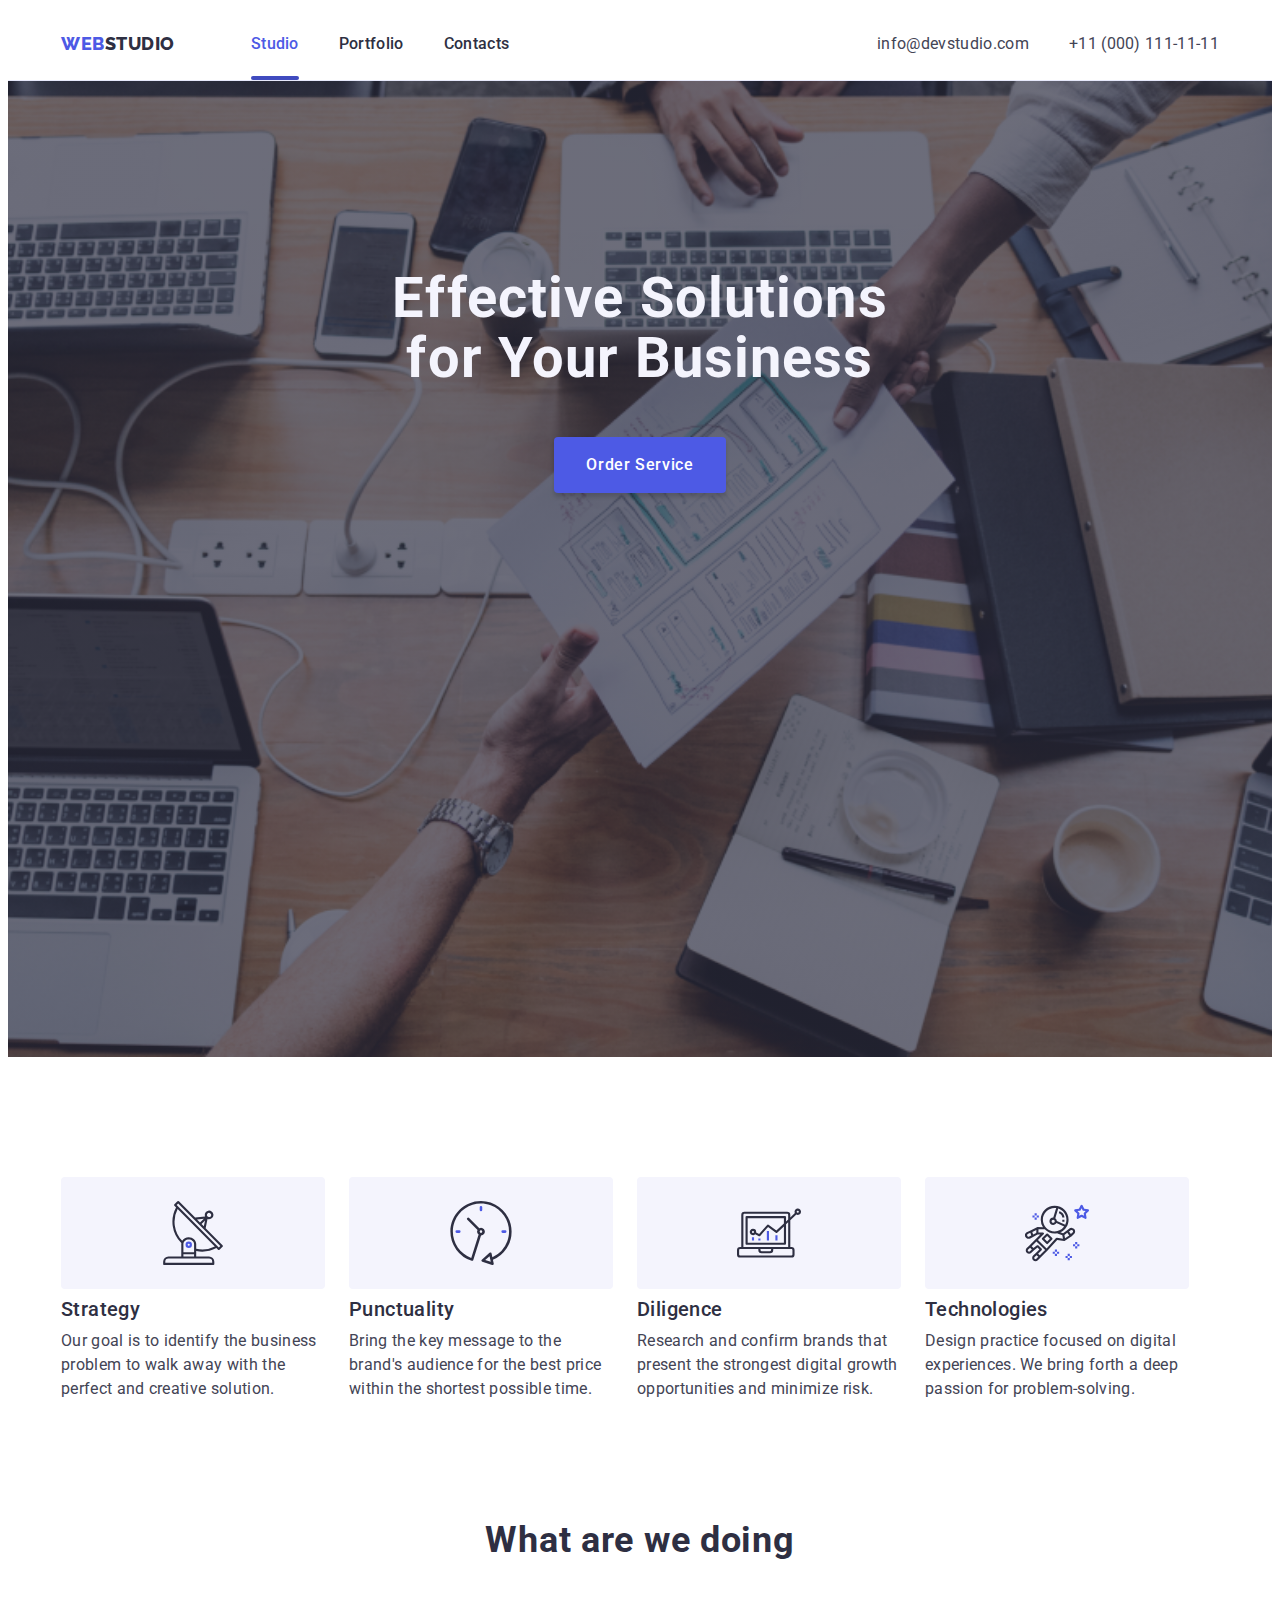
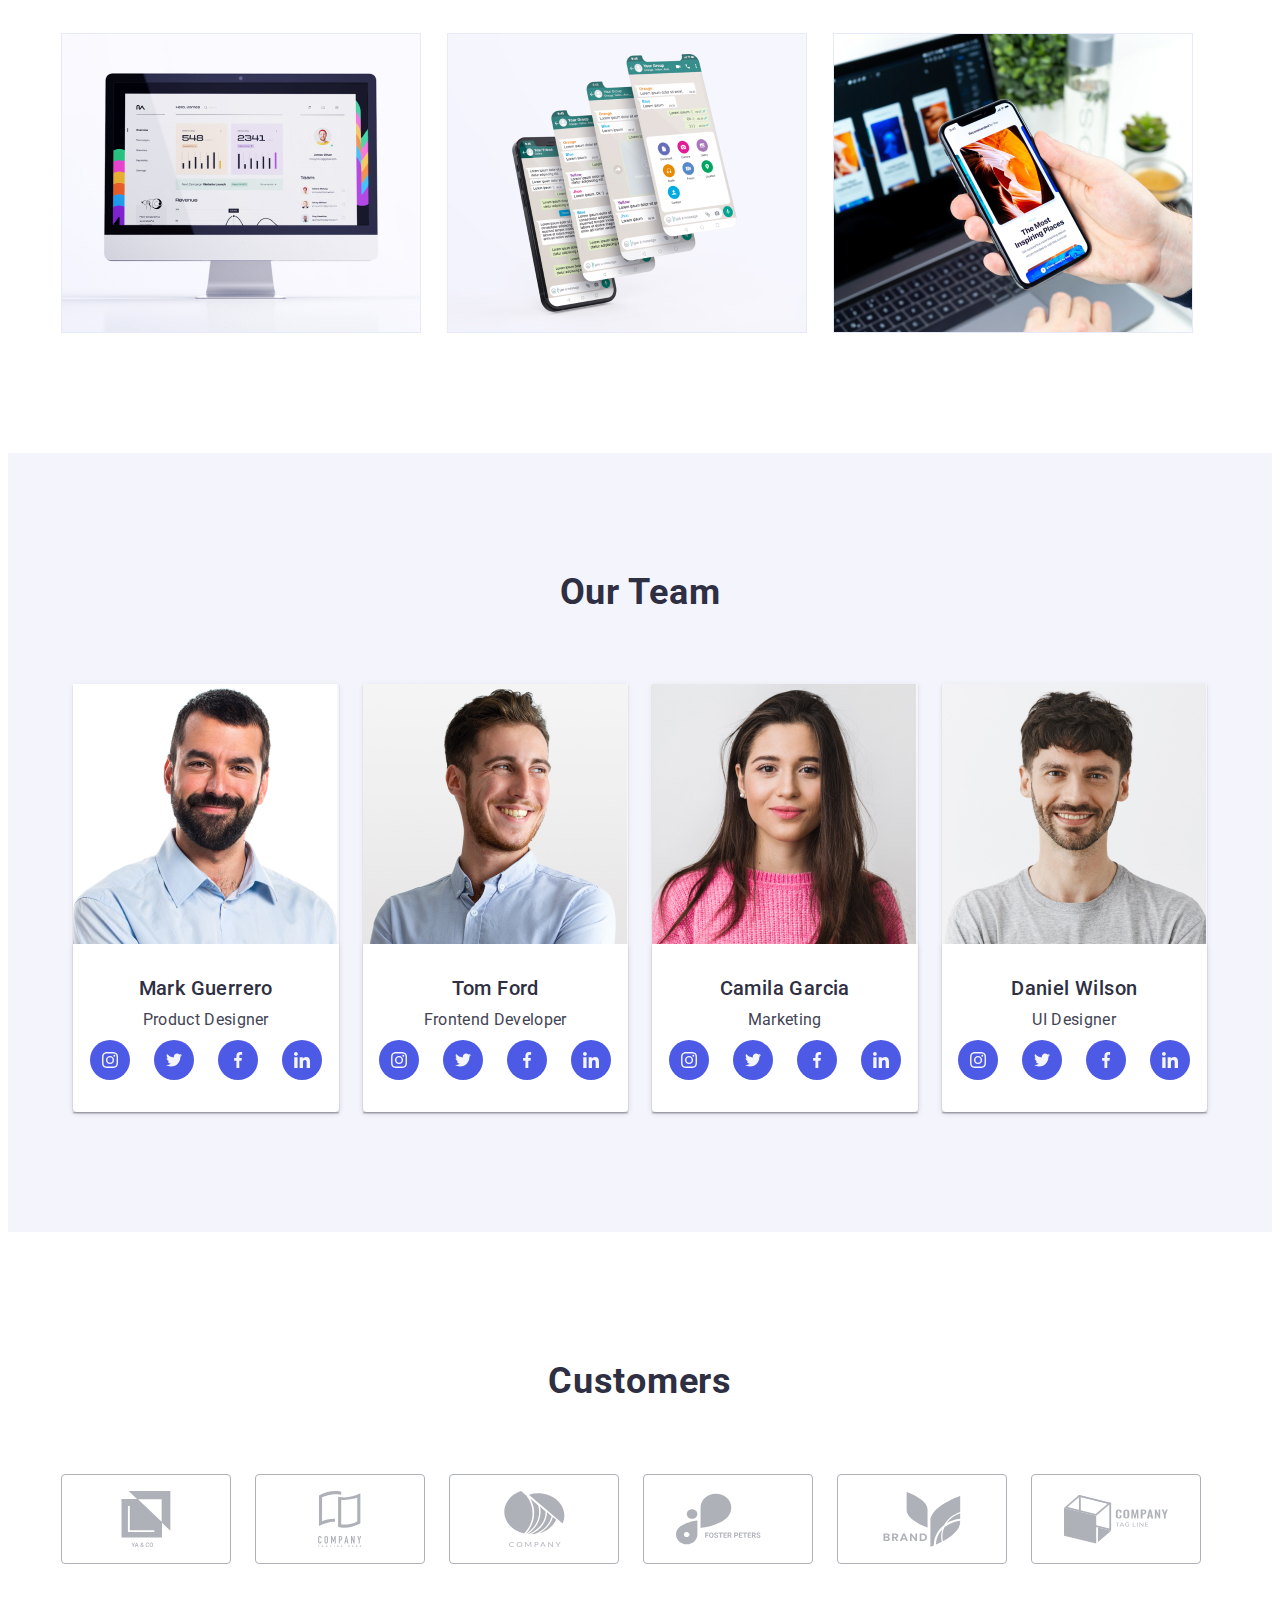
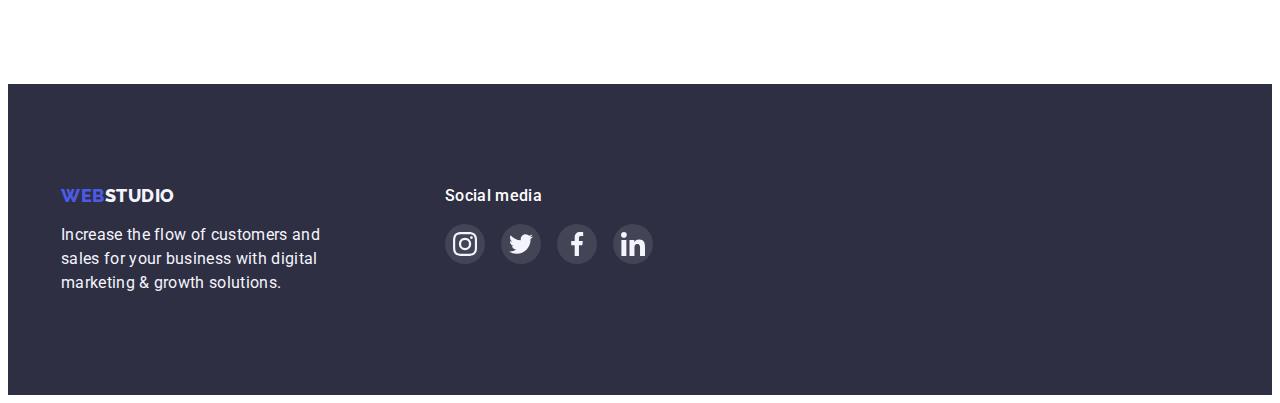
<file: index.html>
<!DOCTYPE html>
<html lang="en">
  <head>
    <meta charset="UTF-8" />
    <meta http-equiv="X-UA-Compatible" content="IE=edge" />
    <meta name="viewport" content="width=device-width, initial-scale=1.0" />
    <link
      rel="stylesheet"
      href="https://cdnjs.cloudflare.com/ajax/libs/modern-normalize/1.1.0/modern-normalize.min.css"
      integrity="sha512-wpPYUAdjBVSE4KJnH1VR1HeZfpl1ub8YT/NKx4PuQ5NmX2tKuGu6U/JRp5y+Y8XG2tV+wKQpNHVUX03MfMFn9Q=="
      crossorigin="anonymous"
      referrerpolicy="no-referrer"
    />
    <link rel="stylesheet" href="./styles.css" />
    <title>goit-markup-hw-03</title>
    <link rel="preconnect" href="https://fonts.googleapis.com" />
    <link rel="preconnect" href="https://fonts.gstatic.com" crossorigin />
    <link
      href="https://fonts.googleapis.com/css2?family=Raleway:wght@800&family=Roboto:wght@400;500;700&display=swap"
      rel="stylesheet"
    />
    <link rel="preconnect" href="https://fonts.googleapis.com" /><link
      rel="preconnect"
      href="https://fonts.gstatic.com"
      crossorigin
    /><link
      href="https://fonts.googleapis.com/css2?family=Raleway:wght@800&display=swap"
      rel="stylesheet"
    />
  </head>
  <body>
    <header class="head">
      <div class="header-container container">
        <a class="navigation-logo-img1-link" href="./index.html">
          Web<span class="logo-img1-durk">Studio</span>
        </a>
        <nav class="navigation">
          <ul class="navigation-menu-list">
            <li class="navigation-menu-item">
              <a class="navigation-menu-link current" href="./index.html">Studio</a>
            </li>
            <li class="navigation-menu-item">
              <a class="navigation-menu-link" href="portfolio.html">Portfolio</a>
            </li>
            <li class="navigation-menu-item">
              <a class="navigation-menu-link" href="./index.html">Contacts</a>
            </li>
          </ul>
        </nav>
        <ul class="contacts-list">
          <li class="contacts-item">
            <a class="contacts-link" href="mailto:info@devstudio.com">info@devstudio.com</a>
          </li>
          <li class="contacts-item">
            <a class="contacts-link" href="tel:+11(000)111-11-11">+11 (000) 111-11-11</a>
          </li>
        </ul>
      </div>
    </header>
    <main>
      <!-- Hero sectoin-->
      <section class="hero-sectoin">
        <div class="container">
          <h1 class="hero-sectoin-title">Effective Solutions for Your Business</h1>
          <button class="hero-sectoin-btn" type="button" data-modal-open>Order Service</button>
        </div>
      </section>
      <!-- General information sectoin-->
      <section class="information-sectoin">
        <div class="container">
          <ul class="information-list">
            <li class="information-item">
              <div class="information-icons">
                <svg width="64" height="64">
                  <use href="./images/icons/information-icons.svg#antenna"></use>
                </svg>
              </div>
              <h3 class="information-title">Strategy</h3>
              <p class="item-text">
                Our goal is to identify the business problem to walk away with the perfect and
                creative solution.
              </p>
            </li>
            <li class="information-item">
              <div class="information-icons">
                <svg width="64" height="64">
                  <use href="./images/icons/information-icons.svg#clock"></use>
                </svg>
              </div>
              <h3 class="information-title">Punctuality</h3>
              <p class="item-text">
                Bring the key message to the brand's audience for the best price within the shortest
                possible time.
              </p>
            </li>
            <li class="information-item">
              <div class="information-icons">
                <svg width="64" height="64">
                  <use href="./images/icons/information-icons.svg#diagram"></use>
                </svg>
              </div>
              <h3 class="information-title">Diligence</h3>
              <p class="item-text">
                Research and confirm brands that present the strongest digital growth opportunities
                and minimize risk.
              </p>
            </li>
            <li class="information-item">
              <div class="information-icons">
                <svg width="64" height="64">
                  <use href="./images/icons/information-icons.svg#astronaut"></use>
                </svg>
              </div>
              <h3 class="information-title">Technologies</h3>
              <p class="item-text">
                Design practice focused on digital experiences. We bring forth a deep passion for
                problem-solving.
              </p>
            </li>
          </ul>
        </div>
      </section>
      <!--Images list-->
      <section class="images-sectoin">
        <div class="container">
          <h2 class="title">What are we doing</h2>
          <ul class="images-list">
            <li class="images-item">
              <img
                src="./images/general-information-sectoin-images/img1.jpg"
                alt="general-information 1"
                width="360"
                height="300"
              />
            </li>
            <li class="images-item">
              <img
                src="./images/general-information-sectoin-images/img2.jpg"
                alt="general-information 2"
                width="360"
                height="300"
              />
            </li>
            <li class="images-item">
              <img
                src="./images/general-information-sectoin-images/img3.jpg"
                alt="general-information 3"
                width="360"
                height="300"
              />
            </li>
          </ul>
        </div>
      </section>
      <!-- Gallery team sectoin-->
      <section class="team">
        <div class="container">
          <h2 class="title">Our Team</h2>
          <ul class="team-list">
            <li class="team-item">
              <img
                src="./images/team-images/team-card-1.jpg"
                alt="team member 1"
                width="264"
                height="260"
              />
              <div class="team-member">
                <h3 class="team-member-title">Mark Guerrero</h3>
                <p class="team-member-text">Product Designer</p>
                <ul class="socials-list">
                  <li class="socials-item">
                    <a class="socials-link" href="">
                      <svg class="" width="16" height="16">
                        <use href="./images/icons/socials-icons.svg#instagram"></use>
                      </svg>
                    </a>
                  </li>
                  <li class="socials-item">
                    <a class="socials-link" href="">
                      <svg class="" width="16" height="16">
                        <use href="./images/icons/socials-icons.svg#twitter"></use>
                      </svg>
                    </a>
                  </li>
                  <li class="socials-item">
                    <a class="socials-link" href="">
                      <svg class="" width="16" height="16">
                        <use href="./images/icons/socials-icons.svg#facebook"></use>
                      </svg>
                    </a>
                  </li>
                  <li class="socials-item">
                    <a class="socials-link" href="">
                      <svg class="" width="16" height="16">
                        <use href="./images/icons/socials-icons.svg#linkedin"></use>
                      </svg>
                    </a>
                  </li>
                </ul>
              </div>
            </li>
            <li class="team-item">
              <img
                src="./images/team-images/team-card-2.jpg"
                alt="team member 2"
                width="264"
                height="260"
              />
              <div class="team-member">
                <h3 class="team-member-title">Tom Ford</h3>
                <p class="team-member-text">Frontend Developer</p>
                <ul class="socials-list">
                  <li class="socials-item">
                    <a class="socials-link" href="">
                      <svg class="" width="16" height="16">
                        <use href="./images/icons/socials-icons.svg#instagram"></use>
                      </svg>
                    </a>
                  </li>
                  <li class="socials-item">
                    <a class="socials-link" href="">
                      <svg class="" width="16" height="16">
                        <use href="./images/icons/socials-icons.svg#twitter"></use>
                      </svg>
                    </a>
                  </li>
                  <li class="socials-item">
                    <a class="socials-link" href="">
                      <svg class="" width="16" height="16">
                        <use href="./images/icons/socials-icons.svg#facebook"></use>
                      </svg>
                    </a>
                  </li>
                  <li class="socials-item">
                    <a class="socials-link" href="">
                      <svg class="" width="16" height="16">
                        <use href="./images/icons/socials-icons.svg#linkedin"></use>
                      </svg>
                    </a>
                  </li>
                </ul>
              </div>
            </li>
            <li class="team-item">
              <img
                src="./images/team-images/team-card-3.jpg"
                alt="team member 3"
                width="264"
                height="260"
              />
              <div class="team-member">
                <h3 class="team-member-title">Camila Garcia</h3>
                <p class="team-member-text">Marketing</p>
                <ul class="socials-list">
                  <li class="socials-item">
                    <a class="socials-link" href="">
                      <svg class="" width="16" height="16">
                        <use href="./images/icons/socials-icons.svg#instagram"></use>
                      </svg>
                    </a>
                  </li>
                  <li class="socials-item">
                    <a class="socials-link" href="">
                      <svg class="" width="16" height="16">
                        <use href="./images/icons/socials-icons.svg#twitter"></use>
                      </svg>
                    </a>
                  </li>
                  <li class="socials-item">
                    <a class="socials-link" href="">
                      <svg class="" width="16" height="16">
                        <use href="./images/icons/socials-icons.svg#facebook"></use>
                      </svg>
                    </a>
                  </li>
                  <li class="socials-item">
                    <a class="socials-link" href="">
                      <svg class="" width="16" height="16">
                        <use href="./images/icons/socials-icons.svg#linkedin"></use>
                      </svg>
                    </a>
                  </li>
                </ul>
              </div>
            </li>
            <li class="team-item">
              <img
                src="./images/team-images/team-card-4.jpg"
                alt="team member 4"
                width="264"
                height="260"
              />
              <div class="team-member">
                <h3 class="team-member-title">Daniel Wilson</h3>
                <p class="team-member-text">UI Designer</p>
                <ul class="socials-list">
                  <li class="socials-item">
                    <a class="socials-link" href="">
                      <svg class="" width="16" height="16">
                        <use href="./images/icons/socials-icons.svg#instagram"></use>
                      </svg>
                    </a>
                  </li>
                  <li class="socials-item">
                    <a class="socials-link" href="">
                      <svg class="" width="16" height="16">
                        <use href="./images/icons/socials-icons.svg#twitter"></use>
                      </svg>
                    </a>
                  </li>
                  <li class="socials-item">
                    <a class="socials-link" href="">
                      <svg class="" width="16" height="16">
                        <use href="./images/icons/socials-icons.svg#facebook"></use>
                      </svg>
                    </a>
                  </li>
                  <li class="socials-item">
                    <a class="socials-link" href="">
                      <svg class="" width="16" height="16">
                        <use href="./images/icons/socials-icons.svg#linkedin"></use>
                      </svg>
                    </a>
                  </li>
                </ul>
              </div>
            </li>
          </ul>
        </div>
      </section>
      <section class="customers-sectoin">
        <div class="container">
          <h2 class="title">Customers</h2>
          <ul class="customers-list">
            <li class="customers-item">
              <a class="customers-link" href="">
                <svg class="icon-company" width="104" height="56">
                  <use href="./images/icons/customers-icons.svg#icon-ya-co"></use>
                </svg>
              </a>
            </li>
            <li class="customers-item">
              <a class="customers-link" href="">
                <svg class="icon-company" width="104" height="56">
                  <use href="./images/icons/customers-icons.svg#icon-company-tagline"></use>
                </svg>
              </a>
            </li>
            <li class="customers-item">
              <a class="customers-link" href="">
                <svg class="icon-company" width="104" height="56">
                  <use href="./images/icons/customers-icons.svg#icon-company"></use>
                </svg>
              </a>
            </li>
            <li class="customers-item">
              <a class="customers-link" href="">
                <svg class="icon-company" width="104" height="56">
                  <use href="./images/icons/customers-icons.svg#icon-foster-peters"></use>
                </svg>
              </a>
            </li>
            <li class="customers-item">
              <a class="customers-link" href="">
                <svg class="icon-company" width="104" height="56">
                  <use href="./images/icons/customers-icons.svg#icon-brand"></use>
                </svg>
              </a>
            </li>
            <li class="customers-item">
              <a class="customers-link" href="">
                <svg class="icon-company" width="104" height="56">
                  <use href="./images/icons/customers-icons.svg#icon-company-end"></use>
                </svg>
              </a>
            </li>
          </ul>
        </div>
      </section>
    </main>
    <footer class="footer">
      <div class="container flex-footer">
        <div class="footer-information">
          <a class="information-logo-link" href="">
            Web<span class="information-logo-link-light">Studio</span>
          </a>
          <p class="information-text">
            Increase the flow of customers and sales for your business with digital marketing &
            growth solutions.
          </p>
        </div>
        <div class="footer-social">
          <p class="footer-social-text">Social media</p>
          <ul class="footer-social-list">
            <li>
              <a class="footer-social-link" href="">
                <svg width="24" height="24">
                  <use href="./images/icons/socials-icons.svg#instagram"></use>
                </svg>
              </a>
            </li>
            <li>
              <a class="footer-social-link" href="">
                <svg width="24" height="24">
                  <use href="./images/icons/socials-icons.svg#twitter"></use>
                </svg>
              </a>
            </li>
            <li>
              <a class="footer-social-link" href="">
                <svg width="24" height="24">
                  <use href="./images/icons/socials-icons.svg#facebook"></use>
                </svg>
              </a>
            </li>
            <li>
              <a class="footer-social-link" href="">
                <svg width="24" height="24">
                  <use href="./images/icons/socials-icons.svg#linkedin"></use>
                </svg>
              </a>
            </li>
          </ul>
        </div>
      </div>
    </footer>
    <div class="backdrop is-hidden" data-modal>
      <div class="modal">
        <button class="modal-btn" type="button" data-modal-close>
          <svg class="modal-icon" width="8" height="8">
            <use href="./images/icons/close.svg#icon-close"></use>
          </svg>
        </button>
      </div>
    </div>
    <script src="./modal.js"></script>
  </body>
</html>
</file>
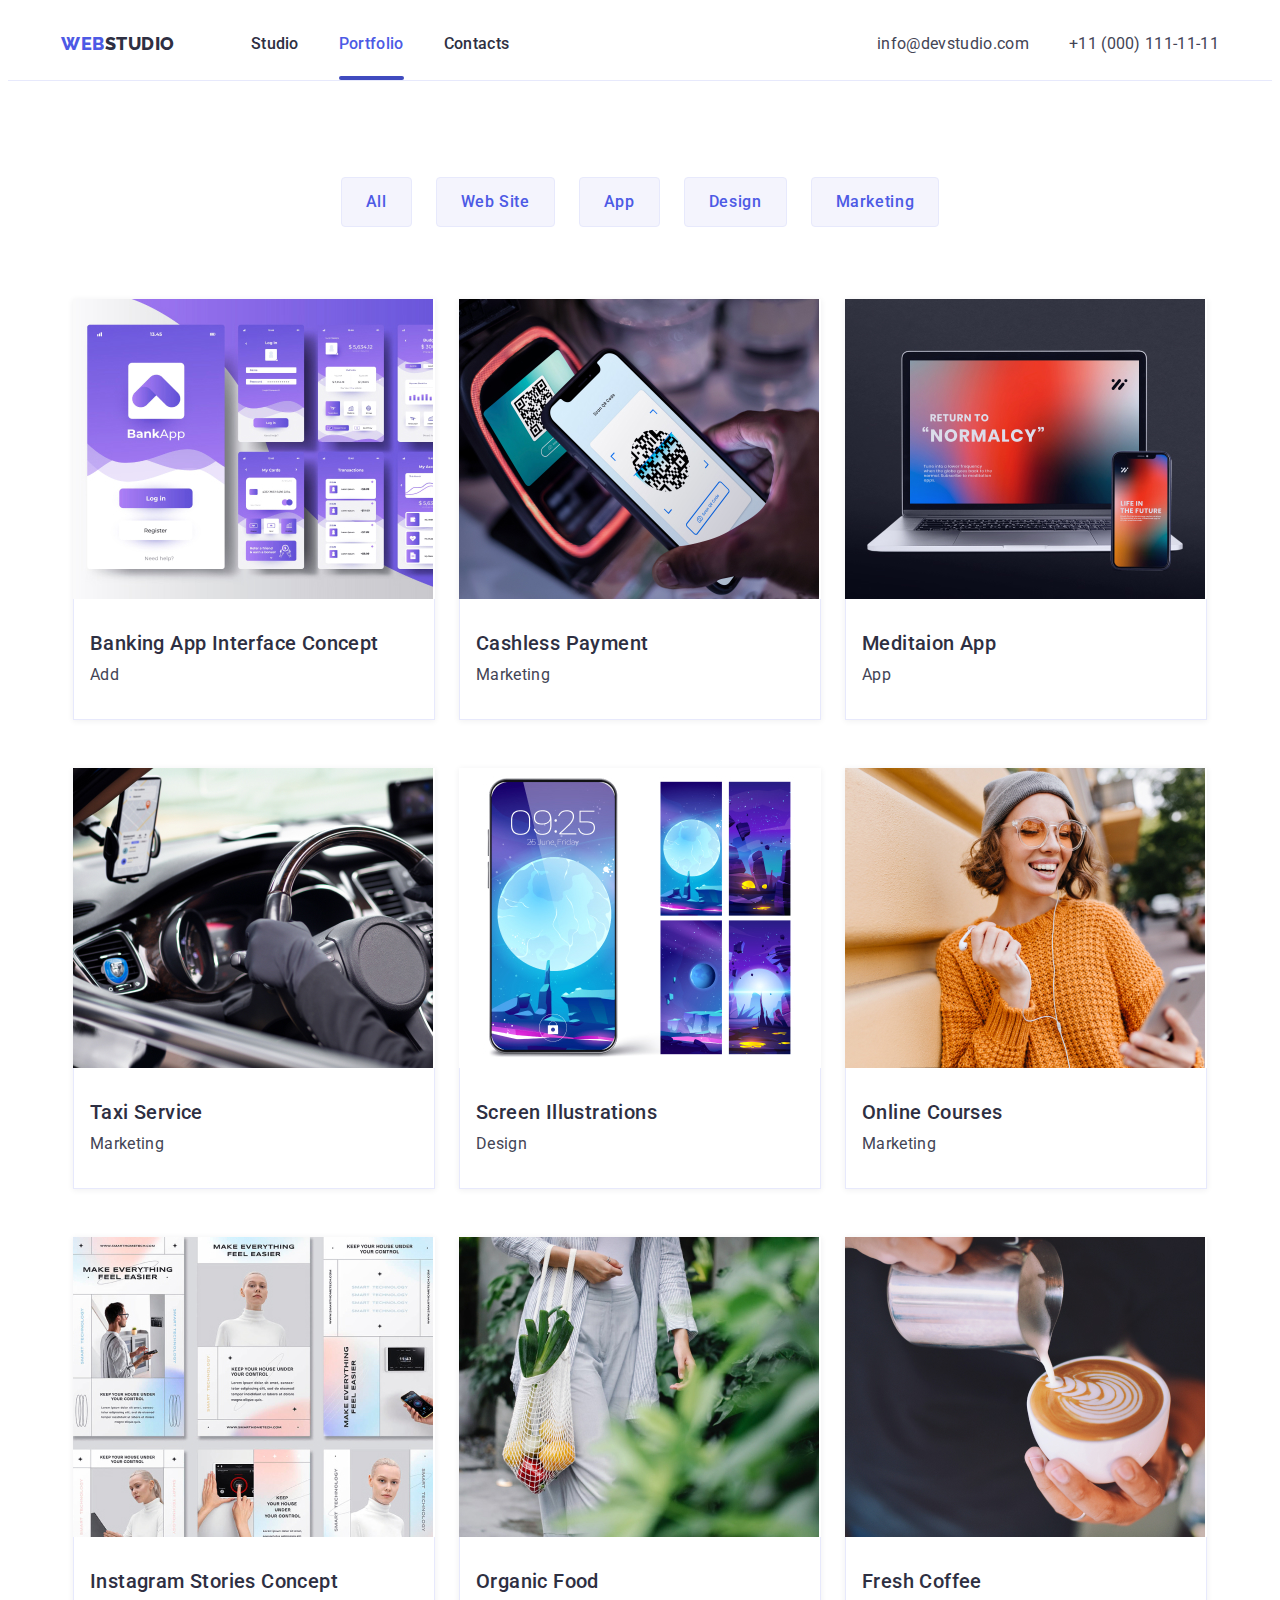
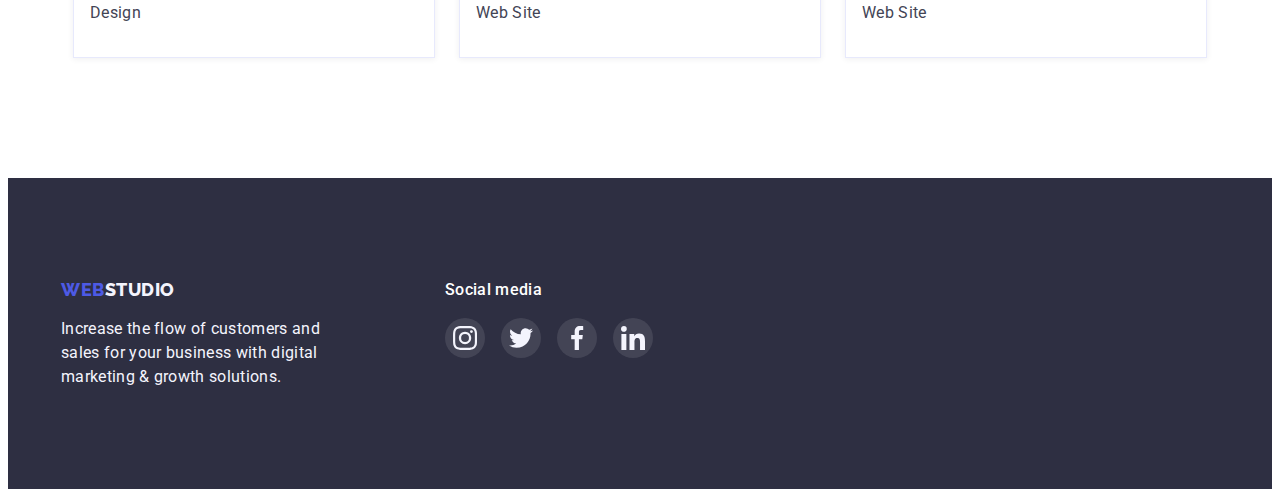
<file: portfolio.html>
<!DOCTYPE html>
<html lang="en">
  <head>
    <meta charset="UTF-8" />
    <meta http-equiv="X-UA-Compatible" content="IE=edge" />
    <meta name="viewport" content="width=device-width, initial-scale=1.0" />
    <link
      rel="stylesheet"
      href="https://cdnjs.cloudflare.com/ajax/libs/modern-normalize/1.1.0/modern-normalize.min.css"
      integrity="sha512-wpPYUAdjBVSE4KJnH1VR1HeZfpl1ub8YT/NKx4PuQ5NmX2tKuGu6U/JRp5y+Y8XG2tV+wKQpNHVUX03MfMFn9Q=="
      crossorigin="anonymous"
      referrerpolicy="no-referrer"
    />
    <link rel="stylesheet" href="./styles.css" />
    <title>goit-markup-hw-03</title>
    <link rel="preconnect" href="https://fonts.googleapis.com" />
    <link rel="preconnect" href="https://fonts.gstatic.com" crossorigin />
    <link
      href="https://fonts.googleapis.com/css2?family=Raleway:wght@800&family=Roboto:wght@400;500;700&display=swap"
      rel="stylesheet"
    />
  </head>
  <body>
    <header class="head">
      <div class="header-container container">
        <a class="navigation-logo-img1-link" href="./index.html">
          Web<span class="logo-img1-durk">Studio</span>
        </a>
        <nav class="navigation">
          <ul class="navigation-menu-list">
            <li class="navigation-menu-item">
              <a class="navigation-menu-link" href="./index.html">Studio</a>
            </li>
            <li class="navigation-menu-item">
              <a class="navigation-menu-link current" href="portfolio.html">Portfolio</a>
            </li>
            <li class="navigation-menu-item">
              <a class="navigation-menu-link" href="./index.html">Contacts</a>
            </li>
          </ul>
        </nav>
        <ul class="contacts-list">
          <li class="contacts-item">
            <a class="contacts-link" href="mailto:info@devstudio.com">info@devstudio.com</a>
          </li>
          <li class="contacts-item">
            <a class="contacts-link" href="tel:+11(000)111-11-11">+11 (000) 111-11-11</a>
          </li>
        </ul>
      </div>
    </header>
    <main>
      <section class="innovations">
        <div class="container">
          <h1 class="visually-hidden">Portfolio</h1>
          <ul class="filters-list">
            <li class="filter-item"><button class="filter-btn" type="button">All</button></li>
            <li class="filter-item"><button class="filter-btn" type="button">Web Site</button></li>
            <li class="filter-item"><button class="filter-btn" type="button">App</button></li>
            <li class="filter-item"><button class="filter-btn" type="button">Design</button></li>
            <li class="filter-item"><button class="filter-btn" type="button">Marketing</button></li>
          </ul>
          <ul class="innovations-list">
            <li class="innovations-item">
              <a href="" class="innovations-link">
                <img
                  src="./images/innovations/project-card-1.jpg"
                  width="360"
                  height="300"
                  alt="Banking App Interface Concept"
                />
                <div class="card-cocntent">
                  <h3 class="card-cocntent-title">Banking App Interface Concept</h3>
                  <p class="card-cocntent-text">Add</p>
                </div>
              </a>
            </li>
            <li class="innovations-item">
              <a href="" class="innovations-link">
                <img
                  src="./images/innovations/project-card-2.jpg"
                  width="360"
                  height="300"
                  alt="Cashless Payment"
                />
                <div class="card-cocntent">
                  <h3 class="card-cocntent-title">Cashless Payment</h3>
                  <p class="card-cocntent-text">Marketing</p>
                </div>
              </a>
            </li>
            <li class="innovations-item">
              <a href="" class="innovations-link">
                <img
                  src="./images/innovations/project-card-3.jpg"
                  width="360"
                  height="300"
                  alt="Meditaion App"
                />
                <div class="card-cocntent">
                  <h3 class="card-cocntent-title">Meditaion App</h3>
                  <p class="card-cocntent-text">App</p>
                </div>
              </a>
            </li>
            <li class="innovations-item">
              <a href="" class="innovations-link">
                <img
                  src="./images/phone-skills/project-card-1.jpg"
                  width="360"
                  height="300"
                  alt="Taxi Service in phone"
                />
                <div class="card-cocntent">
                  <h3 class="card-cocntent-title">Taxi Service</h3>
                  <p class="card-cocntent-text">Marketing</p>
                </div>
              </a>
            </li>
            <li class="innovations-item">
              <a href="" class="innovations-link">
                <img
                  src="./images/phone-skills/project-card-2.jpg"
                  width="360"
                  height="300"
                  alt="Screen Illustrations"
                />
                <div class="card-cocntent">
                  <h3 class="card-cocntent-title">Screen Illustrations</h3>
                  <p class="card-cocntent-text">Design</p>
                </div>
              </a>
            </li>
            <li class="innovations-item">
              <a href="" class="innovations-link">
                <img
                  src="./images/phone-skills/project-card-3.jpg"
                  width="360"
                  height="300"
                  alt="Courses in the phone"
                />
                <div class="card-cocntent">
                  <h3 class="card-cocntent-title">Online Courses</h3>
                  <p class="card-cocntent-text">Marketing</p>
                </div>
              </a>
            </li>
            <li class="innovations-item">
              <a href="" class="innovations-link">
                <img
                  src="./images/productivity/project-card-1.jpg"
                  alt="Instagram Stories Concept"
                />
                <div class="card-cocntent">
                  <h3 class="card-cocntent-title">Instagram Stories Concept</h3>
                  <p class="card-cocntent-text">Design</p>
                </div>
              </a>
            </li>
            <li class="innovations-item">
              <a href="" class="innovations-link">
                <img src="./images/productivity/project-card-2.jpg" alt="Organic Food" />
                <div class="card-cocntent">
                  <h3 class="card-cocntent-title">Organic Food</h3>
                  <p class="card-cocntent-text">Web Site</p>
                </div>
              </a>
            </li>
            <li class="innovations-item">
              <a href="" class="innovations-link">
                <img src="./images/productivity/project-card-3.jpg" alt="Fresh brewed coffee" />
                <div class="card-cocntent">
                  <h3 class="card-cocntent-title">Fresh Coffee</h3>
                  <p class="card-cocntent-text">Web Site</p>
                </div>
              </a>
            </li>
          </ul>
        </div>
      </section>
    </main>
    <footer class="footer">
      <div class="container flex-footer">
        <div class="footer-information">
          <a class="information-logo-link" href="">
            Web<span class="information-logo-link-light">Studio</span>
          </a>
          <p class="information-text">
            Increase the flow of customers and sales for your business with digital marketing &
            growth solutions.
          </p>
        </div>
        <div class="footer-social">
          <p class="footer-social-text">Social media</p>
          <ul class="footer-social-list">
            <li>
              <a class="footer-social-link" href="">
                <svg width="24" height="24">
                  <use href="./images/icons/socials-icons.svg#instagram"></use>
                </svg>
              </a>
            </li>
            <li>
              <a class="footer-social-link" href="">
                <svg width="24" height="24">
                  <use href="./images/icons/socials-icons.svg#twitter"></use>
                </svg>
              </a>
            </li>
            <li>
              <a class="footer-social-link" href="">
                <svg width="24" height="24">
                  <use href="./images/icons/socials-icons.svg#facebook"></use>
                </svg>
              </a>
            </li>
            <li>
              <a class="footer-social-link" href="">
                <svg width="24" height="24">
                  <use href="./images/icons/socials-icons.svg#linkedin"></use>
                </svg>
              </a>
            </li>
          </ul>
        </div>
      </div>
    </footer>
  </body>
</html>
</file>
<file: styles.css>
:root {
  /* Font */
  --main-font: 'Roboto', sans-serif;
  --secondery-font: 'Raleway', sans-serif;

  /* Text colors*/
  --main-txt-cl: #2e2f42;
  --light-txt-cl: #f4f4fd;
  --blue-txt-cl: #4d5ae5;
  --secondery--txt-cl: #434455;
  --footer-txt-cl: #e7e9fc;

  /* Background colors */
  --blue-bg-cl: #4d5ae5;
  --main-bg-cl: #ffffff;
  --dark-bg-cl: #2e2f42;
  --light-bg-cl: #f4f4fd;

  /* Other */
  --time: 250ms;
  --time-distribution-function: cubic-bezier(0.4, 0, 0.2, 1);
}
body {
  font-family: var(--main-font);
  background-color: #ffffff;
  color: var(--main-txt-cl);
  font-size: 16px;
  letter-spacing: 0.02em;
}
h1,
h2,
h3,
h4,
h5,
h6,
p {
  margin: 0;
}
img {
  display: block;
  cursor: pointer;
  bottom: none;
}
button {
  display: block;
  cursor: pointer;
  bottom: none;
  border-radius: 4px;
}
ul,
ol {
  list-style: none;
  padding-left: 0;
  margin: 0;
}
a {
  text-decoration: none;
}
.container {
  width: 1158px;
  padding-left: 15px;
  padding-right: 15px;
  margin-left: auto;
  margin-right: auto;
}
.head {
  border-bottom: 1px solid var(--footer-txt-cl);
  padding-top: 24px;
  padding-bottom: 24px;
}
.header-container {
  display: flex;
  align-items: center;
}
.navigation-logo-img1-link {
  margin-right: 76px;
  font-size: 18px;
  color: var(--blue-txt-cl);
  letter-spacing: 0.03em;
  line-height: 1.3;
  font-weight: 800;
  text-transform: uppercase;
  font-family: var(--secondery-font);
}
.logo-img1-durk {
  color: var(--main-txt-cl);
  font-size: 18px;
  letter-spacing: 0.03em;
  line-height: 1.3;
  font-weight: 800;
  font-family: var(--secondery-font);
}
.navigation {
  margin-right: auto;
}
.navigation-menu-list {
  display: flex;
  gap: 40px;
}
.navigation-menu-link {
  position: relative;
  color: var(--main-txt-cl);
  font-weight: 500;
  line-height: 1.5;
  transition-property: color;
  transition-duration: var(--time);
  transition-timing-function: var(--time-distribution-function);
}
.current {
  color: var(--blue-txt-cl);
}
.current::after {
  position: absolute;
  content: '';
  display: block;
  width: 100%;
  height: 4px;
  border-radius: 2px;
  top: 42px;
  background-color: #404bbf;
}
.navigation-menu-link:hover,
.navigation-menu-link:focus {
  color: #404bbf;
}
.contacts-list {
  display: flex;
  gap: 40px;
}
.contacts-link {
  color: var(--secondery--txt-cl);
  line-height: 1.5;
  transition-property: color;
  transition-duration: var(--time);
  transition-timing-function: var(--time-distribution-function);
}
.contacts-link:hover,
.contacts-link:focus {
  color: #404bbf;
}
.hero-sectoin {
  max-width: 1440px;
  height: 600px;
  margin: 0 auto;
  padding: 188px 0;
  background-color: var(--dark-bg-cl);
  background-image: linear-gradient(rgba(46, 47, 66, 0.7), rgba(46, 47, 66, 0.7)),
    url(./images/hero-image/people-office-1.jpg);
  background-repeat: no-repeat;
  background-position: 50%;
  background-size: cover;
}
.hero-sectoin-title {
  width: 496px;
  text-align: center;
  font-size: 56px;
  line-height: 1.07;
  font-weight: 700;
  letter-spacing: 0.02em;
  margin: 0 auto;
  margin-bottom: 48px;
  color: var(--light-txt-cl);
}
.hero-sectoin-btn {
  padding: 16px 32px 16px 32px;
  border: none;
  border-radius: 4px;
  background-color: #4d5ae5;
  box-shadow: 0px 4px 4px rgba(0, 0, 0, 0.15);
  color: #ffffff;
  font-family: inherit;
  font-size: 16px;
  line-height: 1.5;
  letter-spacing: 0.04em;
  font-weight: 500;
  margin: 0 auto;
  transition-property: background-color, box-shadow;
  transition-duration: var(--time);
  transition-timing-function: var(--time-distribution-function);
}
.hero-sectoin-btn:hover,
.hero-sectoin-btn:focus {
  background-color: #404bbf;
  box-shadow: 0px 4px 4px rgba(0, 0, 0, 0.15);
}
.information-sectoin {
  padding: 120px 0;
}
.information-icons {
  width: 264px;
  height: 112px;
  background-color: #f4f4fd;
  display: flex;
  align-items: center;
  justify-content: center;
  margin-bottom: 8px;
  border-radius: 4px;
}
.information-icons-item {
  width: 264px;
  height: 112px;
  background-color: #f4f4fd;
  border-radius: 4px;
  margin-bottom: 8px;
  display: flex;
  align-items: center;
  justify-content: center;
}
.information-list {
  display: flex;
}
.information-item:not(:last-child) {
  margin-right: 24px;
}
.information-title {
  color: var(--main-txt-cl);
  font-weight: 500;
  font-size: 20px;
  line-height: 1.2;
  letter-spacing: 0.02em;
  margin-bottom: 8px;
}
.item-text {
  width: 264px;
  color: var(--secondery--txt-cl);
  line-height: 1.5;
}
.title {
  font-size: 36px;
  font-weight: 700;
  line-height: 1.1;
  letter-spacing: 0.02em;
  color: var(--main-txt-cl);
  text-align: center;
  margin-bottom: 72px;
}
.images-sectoin {
  padding-bottom: 120px;
}
.images-list {
  display: flex;
  gap: 24px;
}
.images-item {
  flex-basis: calc(100% / 3 - 24px);
}
.team {
  padding-top: 120px;
  padding-bottom: 120px;
  background-color: var(--light-bg-cl);
}
.team-list {
  display: flex;
  justify-content: center;
  flex-wrap: wrap;
  gap: 24px;
}
.team-item {
  flex-basis: calc(100% / 4 - 24px);
  box-shadow: 0px 1px 6px rgba(46, 47, 66, 0.08), 0px 1px 1px rgba(46, 47, 66, 0.16),
    0px 2px 1px rgba(46, 47, 66, 0.08);
}
.team-member {
  padding: 32px 0;
  background-color: var(--main-bg-cl);
  box-shadow: 0px 1px 6px rgba(46, 47, 66, 0.08), 0px 1px 1px rgba(46, 47, 66, 0.16),
    0px 2px 1px rgba(46, 47, 66, 0.08);
  border-radius: 0px 0px 4px 4px;
  text-align: center;
  color: var(--main-txt-cl);
}
.team-member-title {
  font-weight: 500;
  font-size: 20px;
  line-height: 1.2;
  letter-spacing: 0.02em;
  color: var(--main-txt-cl);
  margin-bottom: 8px;
}
.team-member-text {
  color: var(--secondery--txt-cl);
  line-height: 1.5;
  margin-bottom: 8px;
}
.socials-list {
  display: flex;
  justify-content: center;
  gap: 24px;
}
.socials-link {
  width: 40px;
  height: 40px;
  background-color: var(--blue-bg-cl);
  display: flex;
  align-items: center;
  justify-content: center;
  border-radius: 50%;
  fill: var(--light-txt-cl);
  transition-property: background-color;
  transition-duration: var(--time);
  transition-timing-function: var(--time-distribution-function);
}
.socials-link:hover,
.socials-link:focus {
  background-color: #404bbf;
}
.customers-sectoin {
  padding-top: 130px;
  padding-bottom: 120px;
}
.customers-list {
  display: flex;
  gap: 24px;
}
.customers-link {
  width: 168px;
  height: 88px;
  border: 1px solid currentColor;
  border-radius: 4px;
  display: flex;
  align-items: center;
  justify-content: center;
  color: #afb1b8;
  transition-property: color;
  transition-duration: var(--time);
  transition-timing-function: var(--time-distribution-function);
}
.icon-company {
  fill: currentColor;
}
.customers-link:hover,
.customers-link:focus {
  color: #404bbf;
}
.footer {
  padding-top: 100px;
  padding-bottom: 100px;
  background-color: #2e2f42;
}
.flex-footer {
  display: flex;
}
.information-logo-link {
  font-size: 18px;
  color: var(--blue-txt-cl);
  letter-spacing: 0.03em;
  line-height: 1.3;
  font-weight: 800;
  text-transform: uppercase;
  font-family: var(--secondery-font);
}
.information-logo-link-light {
  color: var(--light-txt-cl);
  font-size: 18px;
  letter-spacing: 0.03em;
  line-height: 1.3;
  font-weight: 800;
  font-family: var(--secondery-font);
}
.information-text {
  margin-top: 16px;
  color: var(--light-txt-cl);
  line-height: 1.5;
  width: 264px;
}
.footer-social {
  margin-left: 120px;
}
.footer-social-text {
  font-weight: 500;
  line-height: 1.5;
  color: #ffffff;
  margin-bottom: 16px;
}
.footer-social-list {
  display: flex;
  gap: 16px;
}
.footer-social-link {
  width: 40px;
  height: 40px;
  background: rgba(255, 255, 255, 0.1);
  display: flex;
  align-items: center;
  justify-content: center;
  border-radius: 50%;
  fill: var(--light-txt-cl);
  transition-property: background-color;
  transition-duration: var(--time);
  transition-timing-function: var(--time-distribution-function);
}
.footer-social-link:hover,
.footer-social-link:focus {
  background-color: #31d0aa;
}

/* ---Portfolio.html--- */
.visually-hidden {
  position: absolute;
  width: 1px;
  height: 1px;
  margin: -1px;
  border: 0;
  padding: 0;

  white-space: nowrap;
  clip-path: inset(100%);
  clip: rect(0 0 0 0);
  overflow: hidden;
}
.innovations {
  padding-top: 96px;
  padding-bottom: 120px;
}
.filters-list {
  display: flex;
  justify-content: center;
  gap: 24px;
  margin-bottom: 72px;
}
.filter-btn {
  padding: 12px 24px;
  background-color: var(--light-bg-cl);
  border: 1px solid #e7e9fc;
  border-radius: 4px;
  color: #4d5ae5;
  font-size: 16px;
  line-height: 1.5;
  font-family: inherit;
  font-weight: 500;
  letter-spacing: 0.04em;
  transition-property: color, background-color, box-shadow, border;
  transition-duration: var(--time);
  transition-timing-function: var(--time-distribution-function);
}
.filter-btn:hover,
.filter-btn:focus {
  background-color: #404bbf;
  color: #ffffff;
  box-shadow: 0px 3px 1px rgba(0, 0, 0, 0.1), 0px 2px 1px rgba(0, 0, 0, 0.08),
    0px 2px 2px rgba(0, 0, 0, 0.12);
  border: 1px solid #404bbf;
}
.innovations-list {
  display: flex;
  justify-content: center;
  flex-wrap: wrap;
}
.innovations-item {
  margin-right: 24px;
  margin-bottom: 48px;
  flex-basis: calc(100% / 3 - 24px);
}
.innovations-link {
  display: block;
  box-shadow: 0px 1px 6px rgba(46, 47, 66, 0.08);
  transition-duration: var(--time);
  transition-timing-function: var(--time-distribution-function);
}
.innovations-link:hover,
.innovations-link:focus {
  box-shadow: 0px 1px 6px rgba(46, 47, 66, 0.08), 0px 1px 1px rgba(46, 47, 66, 0.16),
    0px 2px 1px rgba(46, 47, 66, 0.08);
}
.animation-box {
  position: relative;
  overflow: hidden;
}
.innovations-link:hover .animation-text,
.innovations-link:focus .animation-text {
  transform: translate(0, 0);
}
.animation-text {
  position: absolute;
  top: 0;
  left: 0;
  width: 100%;
  height: 100%;
  padding: 40px 32px;
  line-height: 1.5;
  transform: translate(0, 100%);
  color: var(--light-txt-cl);
  background-color: #4d5ae5;
  transition: transform 250ms cubic-bezier(0.4, 0, 0.2, 1);
}
.innovations-item:nth-child(3n) {
  margin-right: 0;
}
.innovations-item:nth-child(n + 7) {
  margin-bottom: 0;
}
.card-cocntent {
  padding-top: 32px;
  padding-bottom: 32px;
  padding-left: 16px;
  border: 1px solid #e7e9fc;
  border-top: none;
}
.card-cocntent-title {
  font-weight: 500;
  font-size: 20px;
  line-height: 1.2;
  letter-spacing: 0.02em;
  color: var(--main-txt-cl);
  margin-bottom: 8px;
}
.card-cocntent-text {
  line-height: 1.5;
  color: var(--secondery--txt-cl);
}
/* ---backdrop window--- */
.backdrop {
  position: fixed;
  top: 0;
  left: 0;
  width: 100%;
  height: 100%;
  background-color: rgba(0, 0, 0, 0.4);
  transition: opacity 400ms ease, visibility 400ms ease;
}
.backdrop.is-hidden {
  opacity: 0;
  visibility: hidden;
  pointer-events: none;
}
.modal {
  position: absolute;
  top: 50%;
  left: 50%;
  width: 408px;
  height: 576px;
  transform: translate(-50%, -50%);
  background-color: #fcfcfc;
  box-shadow: 0px 1px 1px rgba(0, 0, 0, 0.14), 0px 1px 3px rgba(0, 0, 0, 0.12),
    0px 2px 1px rgba(0, 0, 0, 0.2);
  border-radius: 4px;
  transition: transform 800ms ease-out, 200ms, opacity ease-out;
}
.backdrop.is-hidden .modal {
  transform: translate(-50%, -75%);
  opacity: 0;
  transition-delay: 200ms;
}
.modal-btn {
  position: absolute;
  width: 24px;
  height: 24px;
  background-color: #e7e9fc;
  border: 1px solid rgba(0, 0, 0, 0.1);
  border-radius: 50%;
  top: 24px;
  right: 24px;
  display: flex;
  align-items: center;
  justify-content: center;
}
.modal-icon {
  fill: black;
}
</file>
